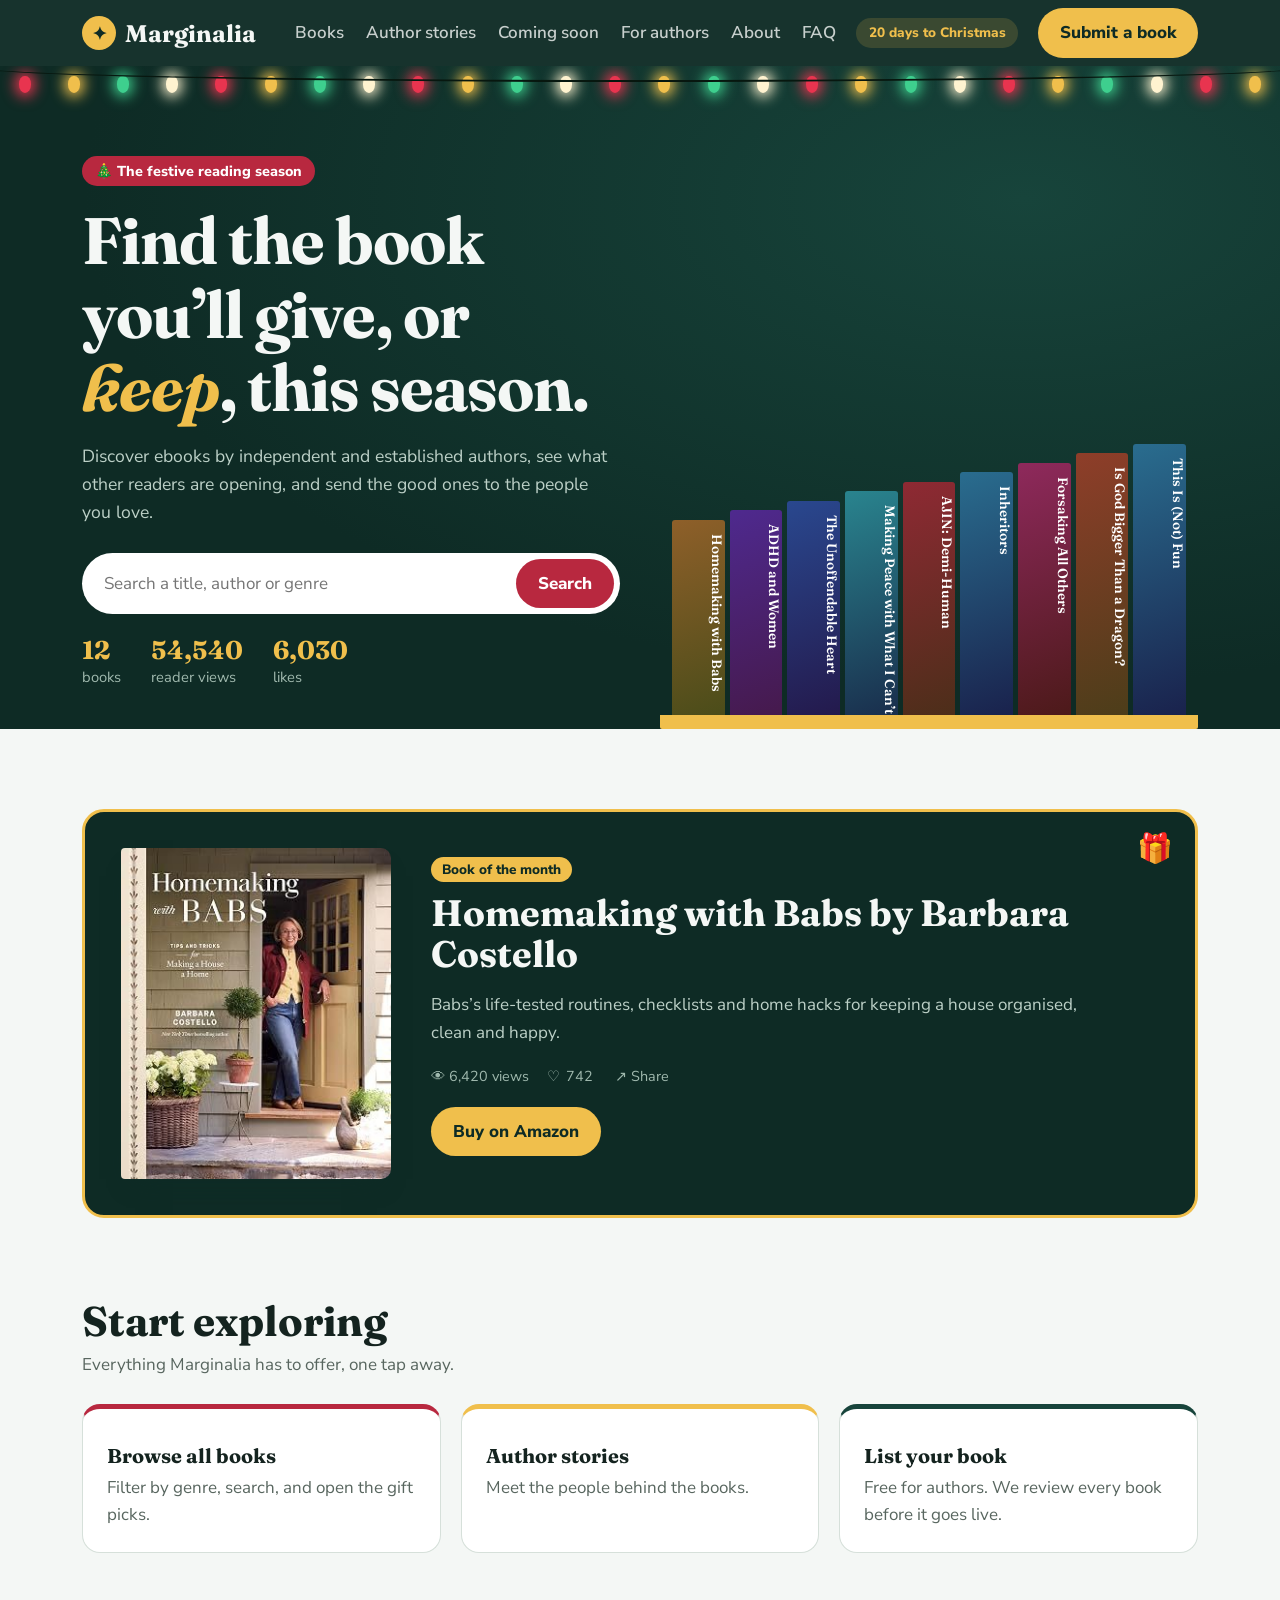
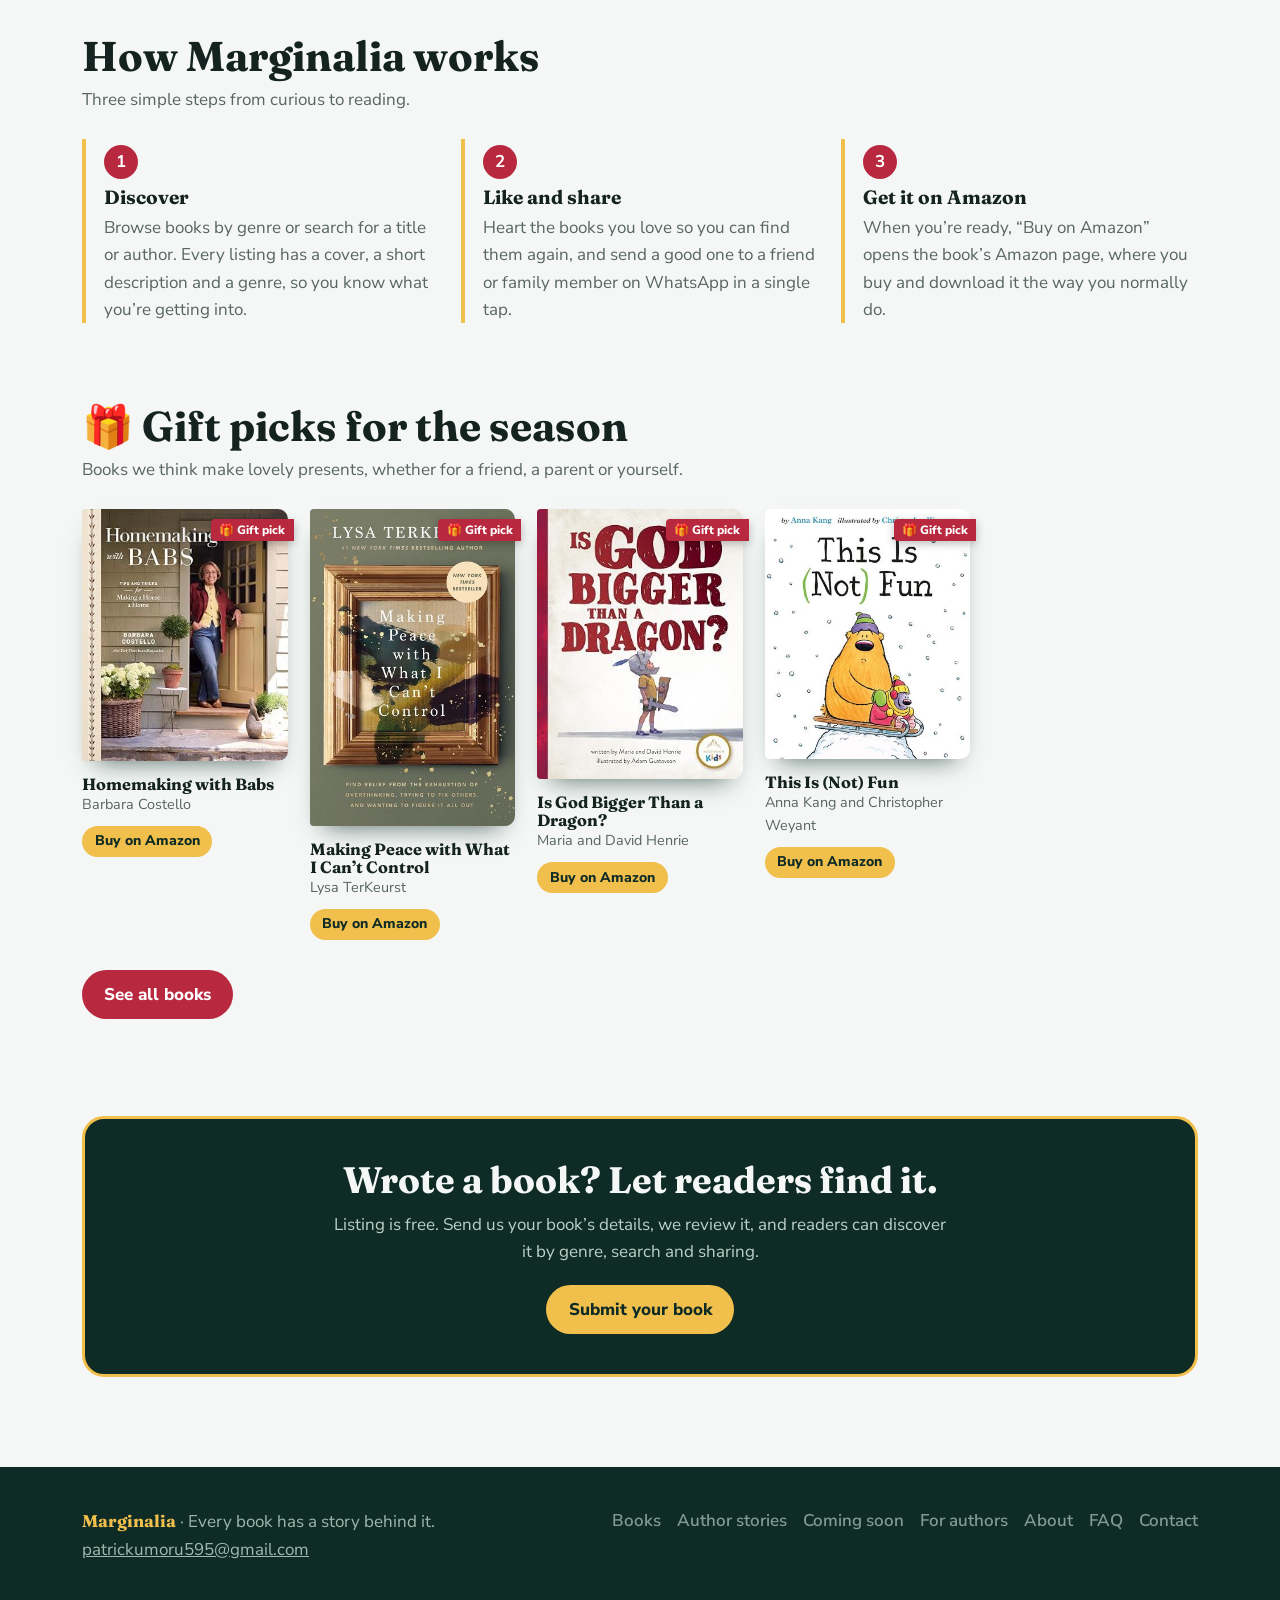
<file: index.html>
<!DOCTYPE html>
<html lang="en"><head><meta charset="utf-8"><meta name="viewport" content="width=device-width, initial-scale=1">
<title>Marginalia – books from authors worth discovering</title><meta name="description" content="Discover ebooks by independent and established authors, and find the perfect book to gift this festive season."><meta name="theme-color" content="#0e2b25">
<link rel="icon" href="data:image/svg+xml,%3Csvg xmlns='http://www.w3.org/2000/svg' viewBox='0 0 100 100'%3E%3Ctext y='.9em' font-size='90'%3E📖%3C/text%3E%3C/svg%3E">
<link rel="preconnect" href="https://fonts.googleapis.com">
<link href="https://fonts.googleapis.com/css2?family=Fraunces:ital,opsz,wght@0,9..144,500;0,9..144,700;1,9..144,500&family=Nunito+Sans:wght@400;600;800&display=swap" rel="stylesheet">
<link rel="stylesheet" href="style.css"></head><body>
<header><div class="wrap bar"><a class="logo" href="index.html"><i>✦</i>Marginalia</a>
<nav id="nav" aria-label="Main"><a href="books.html">Books</a><a href="stories.html">Author stories</a><a href="soon.html">Coming soon</a><a href="authors.html">For authors</a><a href="about.html">About</a><a href="faq.html">FAQ</a></nav><span class="days" id="days"></span>
<a class="btn gold" href="authors.html#submit">Submit a book</a>
<button class="menu" id="menu" aria-expanded="false" aria-controls="nav">Menu</button></div></header>
<main id="top">
<div class="hero"><div class="lights" id="lights" aria-hidden="true"></div>
<div class="wrap">
<div>
<span class="kick">🎄 The festive reading season</span>
<h1>Find the book you’ll give, or <em>keep</em>, this season.</h1>
<p class="lead">Discover ebooks by independent and established authors, see what other readers are opening, and send the good ones to the people you love.</p>
<form class="search" role="search" id="hs">
<input id="q0" type="search" placeholder="Search a title, author or genre" aria-label="Search books">
<button class="btn" type="submit">Search</button>
</form>
<div class="stats"><div><b id="sb"></b>books</div><div><b id="sv"></b>reader views</div><div><b id="sl"></b>likes</div></div>
</div>
<div class="shelf" id="shelf" aria-label="Shelf of featured books"></div>
</div></div>

<div class="wrap ">
<section id="featured"><div class="feat" id="feat"></div></section><section><div class="head"><h2>Start exploring</h2><p>Everything Marginalia has to offer, one tap away.</p></div><div class="soon">
<a class="card" href="books.html"><h3>Browse all books</h3><p>Filter by genre, search, and open the gift picks.</p></a>
<a class="card" href="stories.html"><h3>Author stories</h3><p>Meet the people behind the books.</p></a>
<a class="card" href="authors.html"><h3>List your book</h3><p>Free for authors. We review every book before it goes live.</p></a></div></section>
<section><div class="head"><h2>How Marginalia works</h2><p>Three simple steps from curious to reading.</p></div><div class="why">
<div><b class="n">1</b><h3>Discover</h3><p>Browse books by genre or search for a title or author. Every listing has a cover, a short description and a genre, so you know what you’re getting into.</p></div>
<div><b class="n">2</b><h3>Like and share</h3><p>Heart the books you love so you can find them again, and send a good one to a friend or family member on WhatsApp in a single tap.</p></div>
<div><b class="n">3</b><h3>Get it on Amazon</h3><p>When you’re ready, “Buy on Amazon” opens the book’s Amazon page, where you buy and download it the way you normally do.</p></div></div></section>
<section><div class="head"><h2>🎁 Gift picks for the season</h2><p>Books we think make lovely presents, whether for a friend, a parent or yourself.</p></div><div class="grid" id="gifts"></div>
<p style="margin-top:30px"><a class="btn" href="books.html">See all books</a></p></section>
<section><div class="band"><h2>Wrote a book? Let readers find it.</h2><p>Listing is free. Send us your book’s details, we review it, and readers can discover it by genre, search and sharing.</p><a class="btn gold" href="authors.html#submit">Submit your book</a></div></section>
</div></main>
<footer><div class="wrap"><span><b>Marginalia</b> · Every book has a story behind it.<br><a href="mailto:patrickumoru595@gmail.com">patrickumoru595@gmail.com</a></span><nav class="links" aria-label="Footer"><a href="books.html">Books</a><a href="stories.html">Author stories</a><a href="soon.html">Coming soon</a><a href="authors.html">For authors</a><a href="about.html">About</a><a href="faq.html">FAQ</a><a href="contact.html">Contact</a></nav></div></footer>
<script src="data.js"></script><script src="app.js"></script></body></html>
</file>
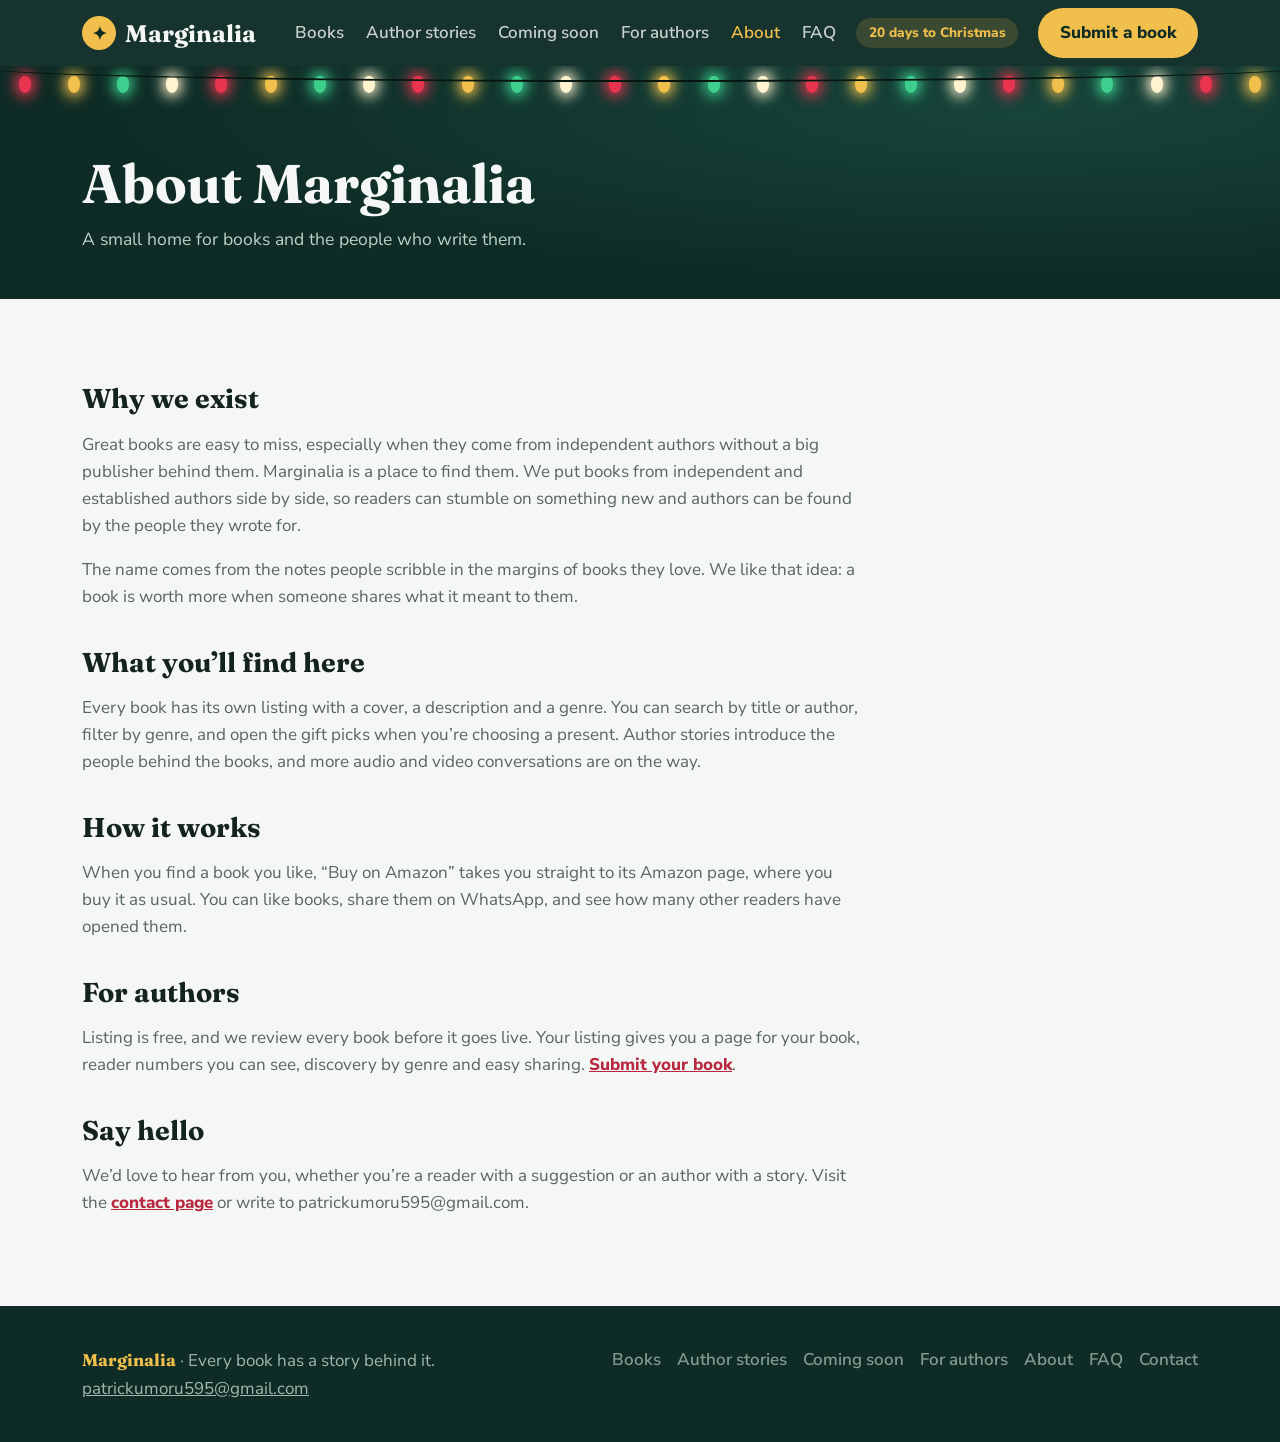
<file: about.html>
<!DOCTYPE html>
<html lang="en"><head><meta charset="utf-8"><meta name="viewport" content="width=device-width, initial-scale=1">
<title>About – Marginalia</title><meta name="description" content="Why Marginalia exists and who it is for."><meta name="theme-color" content="#0e2b25">
<link rel="icon" href="data:image/svg+xml,%3Csvg xmlns='http://www.w3.org/2000/svg' viewBox='0 0 100 100'%3E%3Ctext y='.9em' font-size='90'%3E📖%3C/text%3E%3C/svg%3E">
<link rel="preconnect" href="https://fonts.googleapis.com">
<link href="https://fonts.googleapis.com/css2?family=Fraunces:ital,opsz,wght@0,9..144,500;0,9..144,700;1,9..144,500&family=Nunito+Sans:wght@400;600;800&display=swap" rel="stylesheet">
<link rel="stylesheet" href="style.css"></head><body>
<header><div class="wrap bar"><a class="logo" href="index.html"><i>✦</i>Marginalia</a>
<nav id="nav" aria-label="Main"><a href="books.html">Books</a><a href="stories.html">Author stories</a><a href="soon.html">Coming soon</a><a href="authors.html">For authors</a><a href="about.html" aria-current="page">About</a><a href="faq.html">FAQ</a></nav><span class="days" id="days"></span>
<a class="btn gold" href="authors.html#submit">Submit a book</a>
<button class="menu" id="menu" aria-expanded="false" aria-controls="nav">Menu</button></div></header>
<main id="top">
<div class="ph"><div class="lights" id="lights" aria-hidden="true"></div><div class="wrap"><h1>About Marginalia</h1><p>A small home for books and the people who write them.</p></div></div>
<div class="wrap pg">
<section class="prose"><h2>Why we exist</h2><p>Great books are easy to miss, especially when they come from independent authors without a big publisher behind them. Marginalia is a place to find them. We put books from independent and established authors side by side, so readers can stumble on something new and authors can be found by the people they wrote for.</p>
<p>The name comes from the notes people scribble in the margins of books they love. We like that idea: a book is worth more when someone shares what it meant to them.</p>
<h2>What you’ll find here</h2><p>Every book has its own listing with a cover, a description and a genre. You can search by title or author, filter by genre, and open the gift picks when you’re choosing a present. Author stories introduce the people behind the books, and more audio and video conversations are on the way.</p>
<h2>How it works</h2><p>When you find a book you like, “Buy on Amazon” takes you straight to its Amazon page, where you buy it as usual. You can like books, share them on WhatsApp, and see how many other readers have opened them.</p>
<h2>For authors</h2><p>Listing is free, and we review every book before it goes live. Your listing gives you a page for your book, reader numbers you can see, discovery by genre and easy sharing. <a href="authors.html#submit" style="color:var(--red);font-weight:800">Submit your book</a>.</p>
<h2>Say hello</h2><p>We’d love to hear from you, whether you’re a reader with a suggestion or an author with a story. Visit the <a href="contact.html" style="color:var(--red);font-weight:800">contact page</a> or write to patrickumoru595@gmail.com.</p></section>
</div></main>
<footer><div class="wrap"><span><b>Marginalia</b> · Every book has a story behind it.<br><a href="mailto:patrickumoru595@gmail.com">patrickumoru595@gmail.com</a></span><nav class="links" aria-label="Footer"><a href="books.html">Books</a><a href="stories.html">Author stories</a><a href="soon.html">Coming soon</a><a href="authors.html">For authors</a><a href="about.html">About</a><a href="faq.html">FAQ</a><a href="contact.html">Contact</a></nav></div></footer>
<script src="data.js"></script><script src="app.js"></script></body></html>
</file>
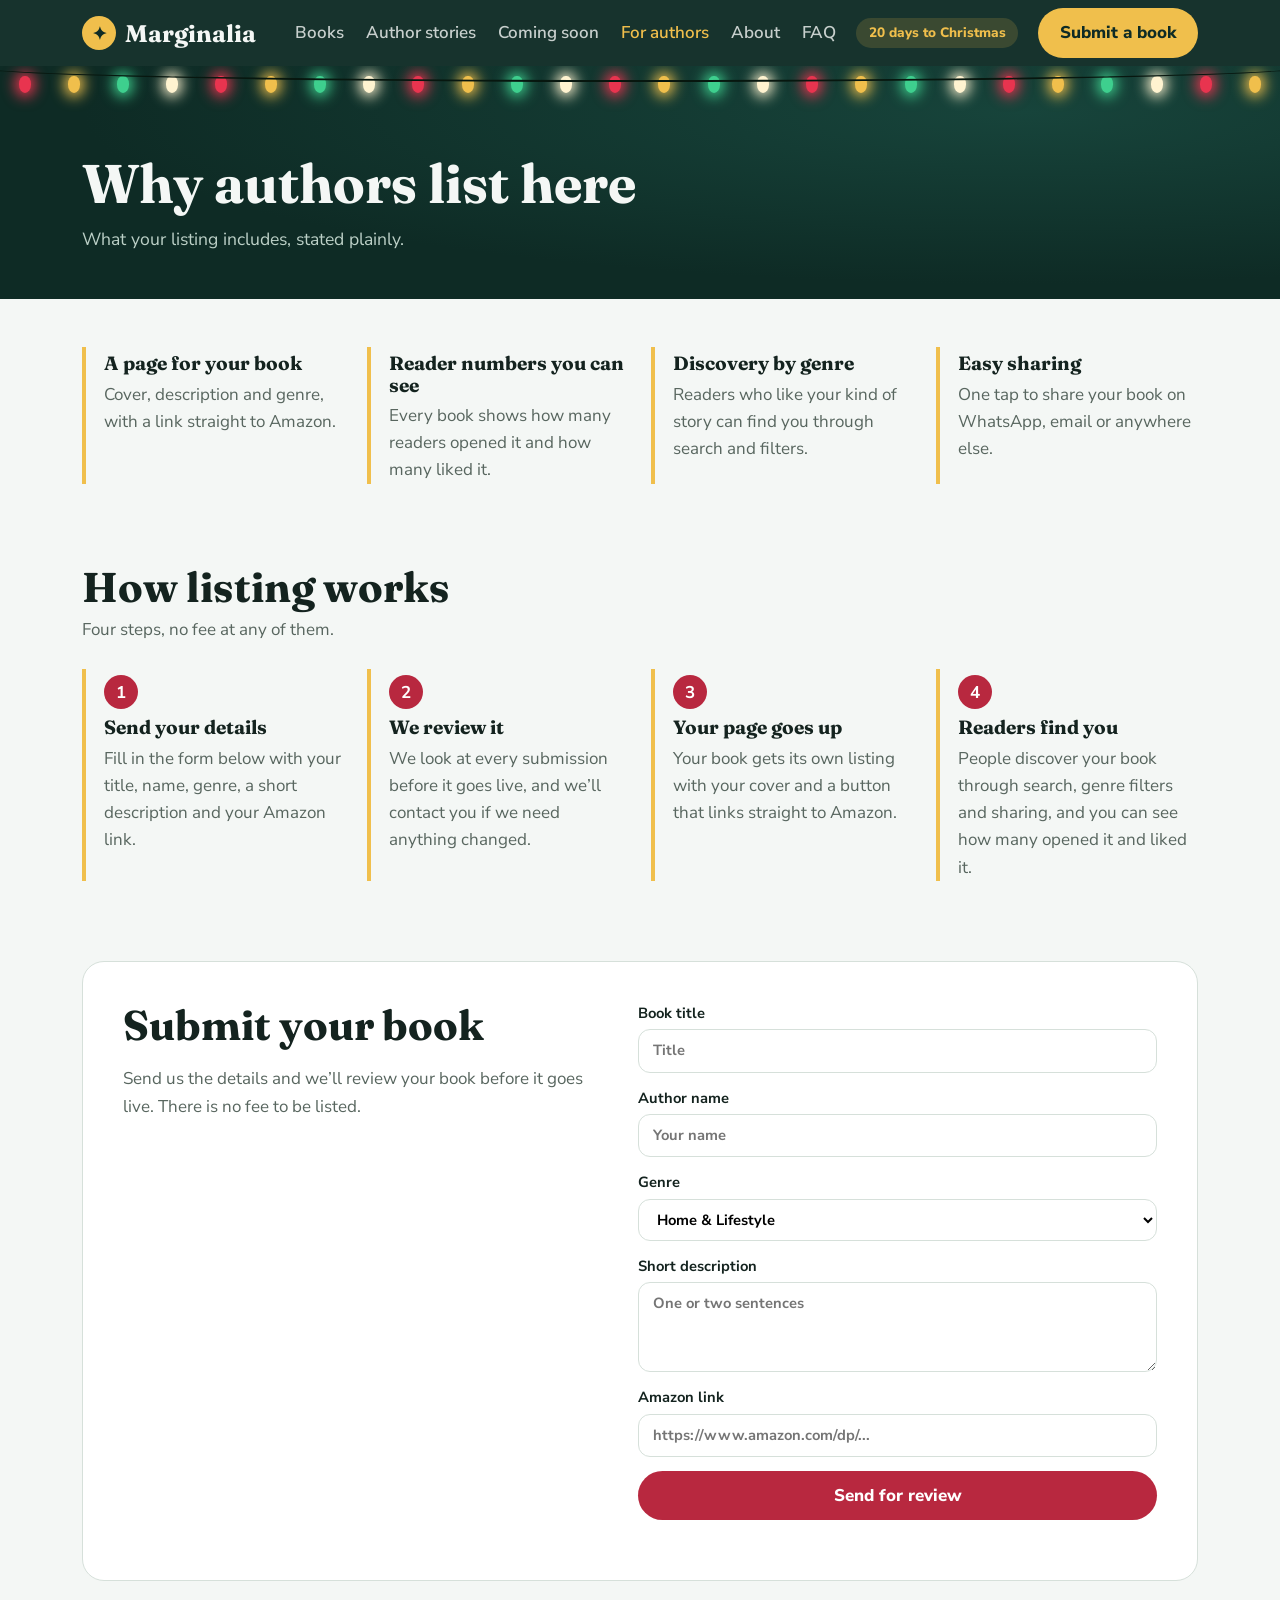
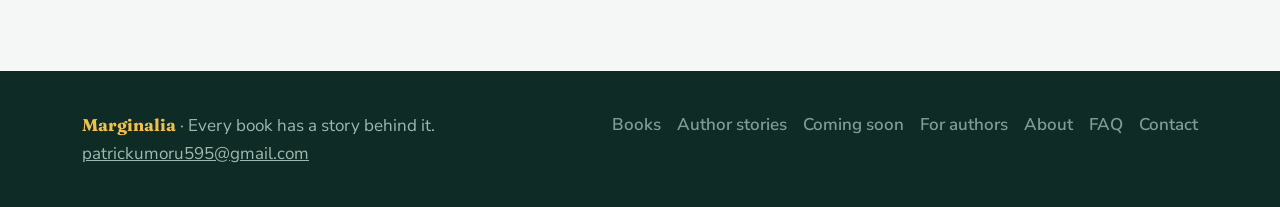
<file: authors.html>
<!DOCTYPE html>
<html lang="en"><head><meta charset="utf-8"><meta name="viewport" content="width=device-width, initial-scale=1">
<title>For authors – Marginalia</title><meta name="description" content="List your book on Marginalia for free and reach new readers."><meta name="theme-color" content="#0e2b25">
<link rel="icon" href="data:image/svg+xml,%3Csvg xmlns='http://www.w3.org/2000/svg' viewBox='0 0 100 100'%3E%3Ctext y='.9em' font-size='90'%3E📖%3C/text%3E%3C/svg%3E">
<link rel="preconnect" href="https://fonts.googleapis.com">
<link href="https://fonts.googleapis.com/css2?family=Fraunces:ital,opsz,wght@0,9..144,500;0,9..144,700;1,9..144,500&family=Nunito+Sans:wght@400;600;800&display=swap" rel="stylesheet">
<link rel="stylesheet" href="style.css"></head><body>
<header><div class="wrap bar"><a class="logo" href="index.html"><i>✦</i>Marginalia</a>
<nav id="nav" aria-label="Main"><a href="books.html">Books</a><a href="stories.html">Author stories</a><a href="soon.html">Coming soon</a><a href="authors.html" aria-current="page">For authors</a><a href="about.html">About</a><a href="faq.html">FAQ</a></nav><span class="days" id="days"></span>
<a class="btn gold" href="authors.html#submit">Submit a book</a>
<button class="menu" id="menu" aria-expanded="false" aria-controls="nav">Menu</button></div></header>
<main id="top">
<div class="ph"><div class="lights" id="lights" aria-hidden="true"></div><div class="wrap"><h1>Why authors list here</h1><p>What your listing includes, stated plainly.</p></div></div>
<div class="wrap pg">
<section id="authors">

<div class="why">
<div><h3>A page for your book</h3><p>Cover, description and genre, with a link straight to Amazon.</p></div>
<div><h3>Reader numbers you can see</h3><p>Every book shows how many readers opened it and how many liked it.</p></div>
<div><h3>Discovery by genre</h3><p>Readers who like your kind of story can find you through search and filters.</p></div>
<div><h3>Easy sharing</h3><p>One tap to share your book on WhatsApp, email or anywhere else.</p></div>
</div>
</section><section><div class="head"><h2>How listing works</h2><p>Four steps, no fee at any of them.</p></div><div class="why">
<div><b class="n">1</b><h3>Send your details</h3><p>Fill in the form below with your title, name, genre, a short description and your Amazon link.</p></div>
<div><b class="n">2</b><h3>We review it</h3><p>We look at every submission before it goes live, and we’ll contact you if we need anything changed.</p></div>
<div><b class="n">3</b><h3>Your page goes up</h3><p>Your book gets its own listing with your cover and a button that links straight to Amazon.</p></div>
<div><b class="n">4</b><h3>Readers find you</h3><p>People discover your book through search, genre filters and sharing, and you can see how many opened it and liked it.</p></div></div></section>
<section id="submit"><div class="sub">
<div><h2 style="font-size:clamp(1.8rem,3.6vw,2.6rem)">Submit your book</h2>
<p>Send us the details and we’ll review your book before it goes live. There is no fee to be listed.</p></div>
<form class="f" id="up">
<label>Book title<input required id="t" placeholder="Title"></label>
<label>Author name<input required id="au" placeholder="Your name"></label>
<label>Genre<select id="gsel"></select></label>
<label>Short description<textarea rows="3" id="de" placeholder="One or two sentences"></textarea></label>
<label>Amazon link<input type="url" required id="li" placeholder="https://www.amazon.com/dp/..."></label>
<button class="btn" type="submit">Send for review</button>
<p class="ok" id="ok" role="status"></p>
</form></div></section>
</div></main>
<footer><div class="wrap"><span><b>Marginalia</b> · Every book has a story behind it.<br><a href="mailto:patrickumoru595@gmail.com">patrickumoru595@gmail.com</a></span><nav class="links" aria-label="Footer"><a href="books.html">Books</a><a href="stories.html">Author stories</a><a href="soon.html">Coming soon</a><a href="authors.html">For authors</a><a href="about.html">About</a><a href="faq.html">FAQ</a><a href="contact.html">Contact</a></nav></div></footer>
<script src="data.js"></script><script src="app.js"></script></body></html>
</file>
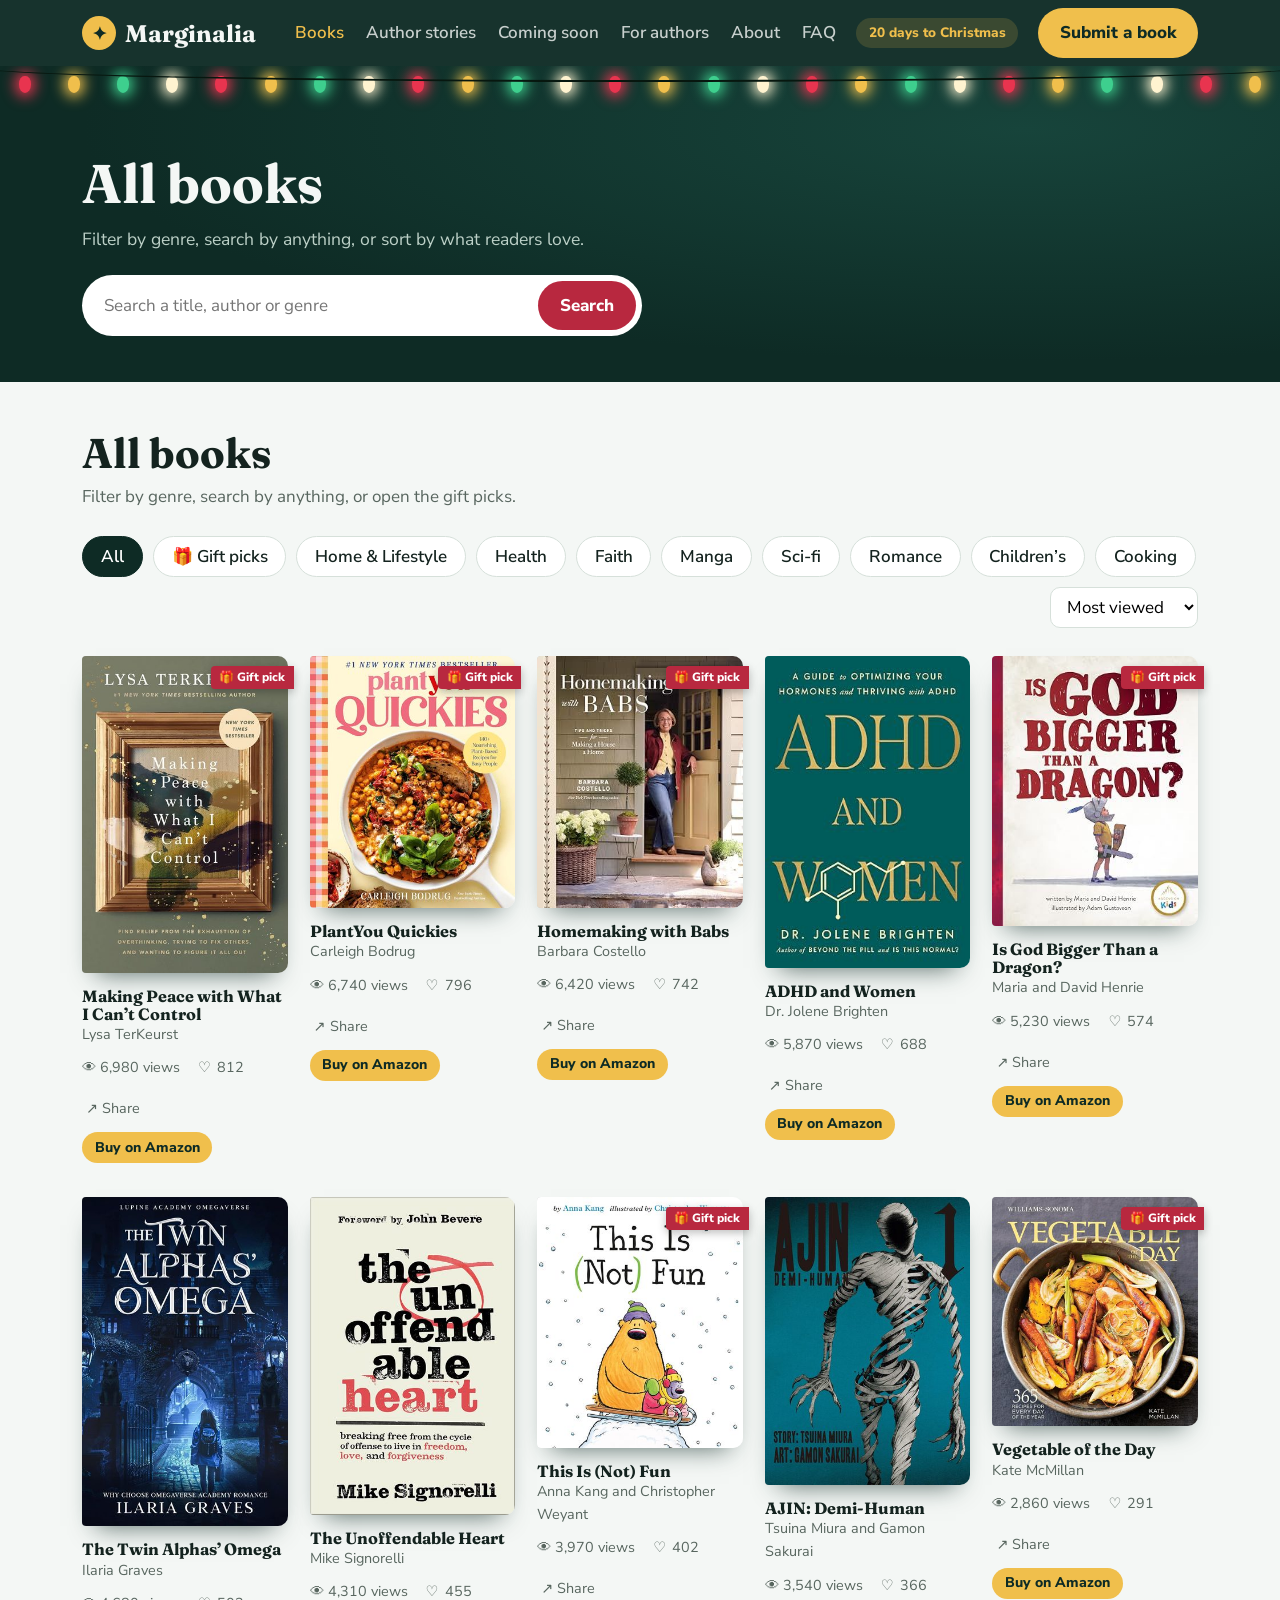
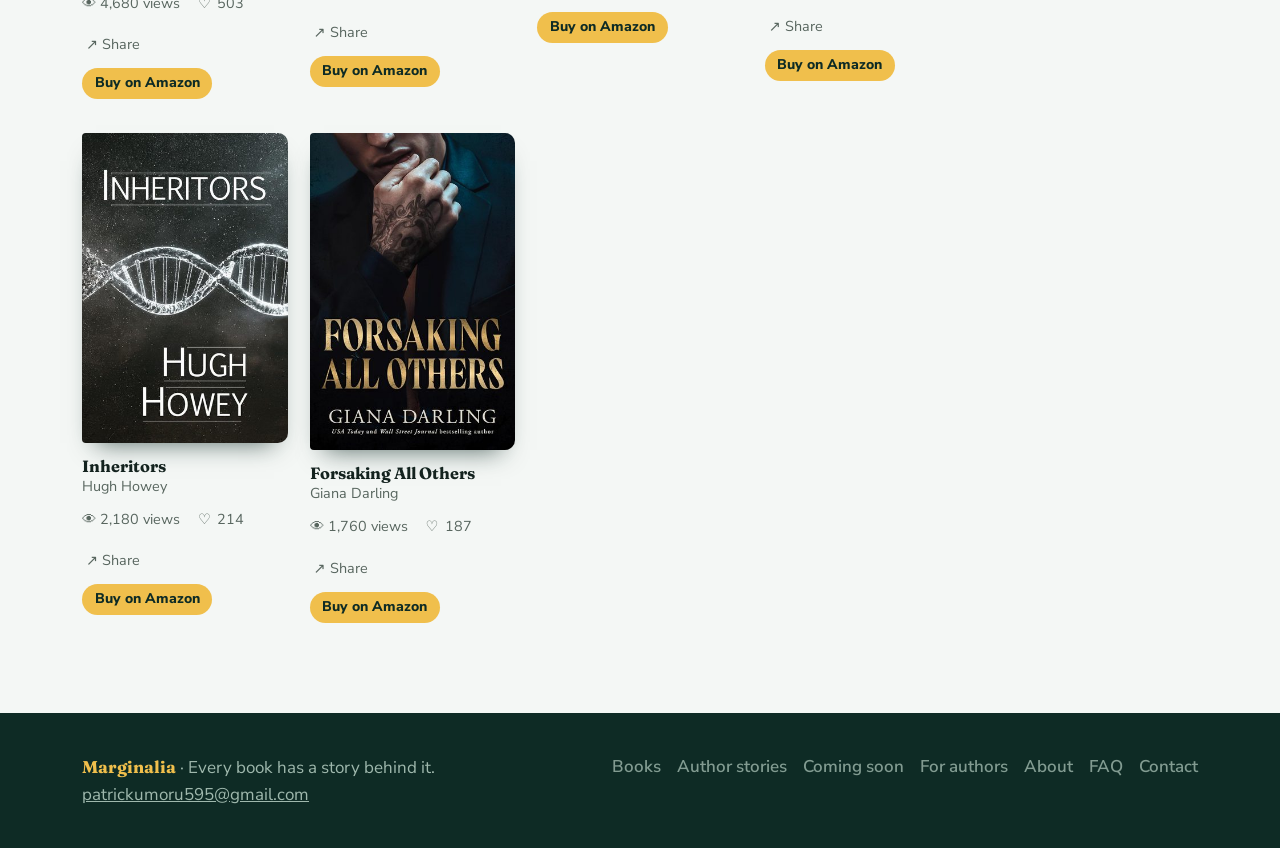
<file: books.html>
<!DOCTYPE html>
<html lang="en"><head><meta charset="utf-8"><meta name="viewport" content="width=device-width, initial-scale=1">
<title>All books – Marginalia</title><meta name="description" content="Browse ebooks by genre, search by title or author, and find your next read."><meta name="theme-color" content="#0e2b25">
<link rel="icon" href="data:image/svg+xml,%3Csvg xmlns='http://www.w3.org/2000/svg' viewBox='0 0 100 100'%3E%3Ctext y='.9em' font-size='90'%3E📖%3C/text%3E%3C/svg%3E">
<link rel="preconnect" href="https://fonts.googleapis.com">
<link href="https://fonts.googleapis.com/css2?family=Fraunces:ital,opsz,wght@0,9..144,500;0,9..144,700;1,9..144,500&family=Nunito+Sans:wght@400;600;800&display=swap" rel="stylesheet">
<link rel="stylesheet" href="style.css"></head><body>
<header><div class="wrap bar"><a class="logo" href="index.html"><i>✦</i>Marginalia</a>
<nav id="nav" aria-label="Main"><a href="books.html" aria-current="page">Books</a><a href="stories.html">Author stories</a><a href="soon.html">Coming soon</a><a href="authors.html">For authors</a><a href="about.html">About</a><a href="faq.html">FAQ</a></nav><span class="days" id="days"></span>
<a class="btn gold" href="authors.html#submit">Submit a book</a>
<button class="menu" id="menu" aria-expanded="false" aria-controls="nav">Menu</button></div></header>
<main id="top">
<div class="ph"><div class="lights" id="lights" aria-hidden="true"></div><div class="wrap"><h1>All books</h1><p>Filter by genre, search by anything, or sort by what readers love.</p><form class="search" role="search" id="hs"><input id="q0" type="search" placeholder="Search a title, author or genre" aria-label="Search books"><button class="btn" type="submit">Search</button></form></div></div>
<div class="wrap pg">
<section id="library">
<div class="head"><h2>All books</h2><p>Filter by genre, search by anything, or open the gift picks.</p></div>
<div class="tools" id="chips"></div>
<div class="grid" id="books" aria-live="polite"></div>
</section>
</div></main>
<footer><div class="wrap"><span><b>Marginalia</b> · Every book has a story behind it.<br><a href="mailto:patrickumoru595@gmail.com">patrickumoru595@gmail.com</a></span><nav class="links" aria-label="Footer"><a href="books.html">Books</a><a href="stories.html">Author stories</a><a href="soon.html">Coming soon</a><a href="authors.html">For authors</a><a href="about.html">About</a><a href="faq.html">FAQ</a><a href="contact.html">Contact</a></nav></div></footer>
<script src="data.js"></script><script src="app.js"></script></body></html>
</file>
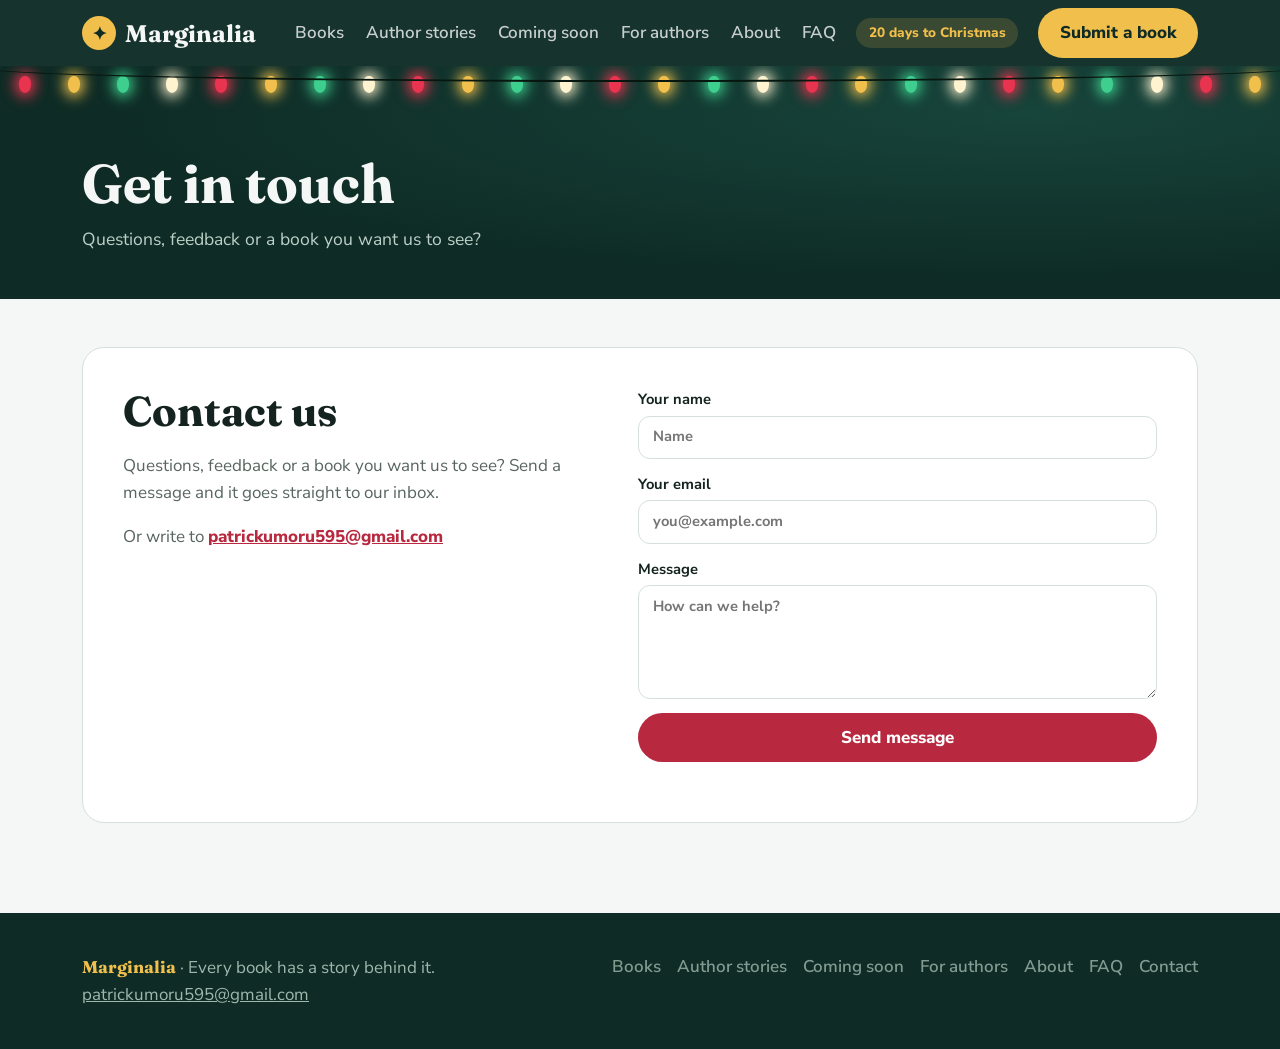
<file: contact.html>
<!DOCTYPE html>
<html lang="en"><head><meta charset="utf-8"><meta name="viewport" content="width=device-width, initial-scale=1">
<title>Contact – Marginalia</title><meta name="description" content="Send us a message."><meta name="theme-color" content="#0e2b25">
<link rel="icon" href="data:image/svg+xml,%3Csvg xmlns='http://www.w3.org/2000/svg' viewBox='0 0 100 100'%3E%3Ctext y='.9em' font-size='90'%3E📖%3C/text%3E%3C/svg%3E">
<link rel="preconnect" href="https://fonts.googleapis.com">
<link href="https://fonts.googleapis.com/css2?family=Fraunces:ital,opsz,wght@0,9..144,500;0,9..144,700;1,9..144,500&family=Nunito+Sans:wght@400;600;800&display=swap" rel="stylesheet">
<link rel="stylesheet" href="style.css"></head><body>
<header><div class="wrap bar"><a class="logo" href="index.html"><i>✦</i>Marginalia</a>
<nav id="nav" aria-label="Main"><a href="books.html">Books</a><a href="stories.html">Author stories</a><a href="soon.html">Coming soon</a><a href="authors.html">For authors</a><a href="about.html">About</a><a href="faq.html">FAQ</a></nav><span class="days" id="days"></span>
<a class="btn gold" href="authors.html#submit">Submit a book</a>
<button class="menu" id="menu" aria-expanded="false" aria-controls="nav">Menu</button></div></header>
<main id="top">
<div class="ph"><div class="lights" id="lights" aria-hidden="true"></div><div class="wrap"><h1>Get in touch</h1><p>Questions, feedback or a book you want us to see?</p></div></div>
<div class="wrap pg">
<section id="contact"><div class="sub">
<div><h2 style="font-size:clamp(1.8rem,3.6vw,2.6rem)">Contact us</h2>
<p>Questions, feedback or a book you want us to see? Send a message and it goes straight to our inbox.</p>
<p>Or write to <a href="mailto:patrickumoru595@gmail.com" style="font-weight:800;color:var(--red)">patrickumoru595@gmail.com</a></p></div>
<form class="f" id="cf">
<label>Your name<input required id="cn" placeholder="Name"></label>
<label>Your email<input type="email" required id="ce" placeholder="you@example.com"></label>
<label>Message<textarea rows="4" required id="cm" placeholder="How can we help?"></textarea></label>
<button class="btn" type="submit">Send message</button>
<p class="ok" id="cok" role="status"></p>
</form></div></section>
</div></main>
<footer><div class="wrap"><span><b>Marginalia</b> · Every book has a story behind it.<br><a href="mailto:patrickumoru595@gmail.com">patrickumoru595@gmail.com</a></span><nav class="links" aria-label="Footer"><a href="books.html">Books</a><a href="stories.html">Author stories</a><a href="soon.html">Coming soon</a><a href="authors.html">For authors</a><a href="about.html">About</a><a href="faq.html">FAQ</a><a href="contact.html">Contact</a></nav></div></footer>
<script src="data.js"></script><script src="app.js"></script></body></html>
</file>
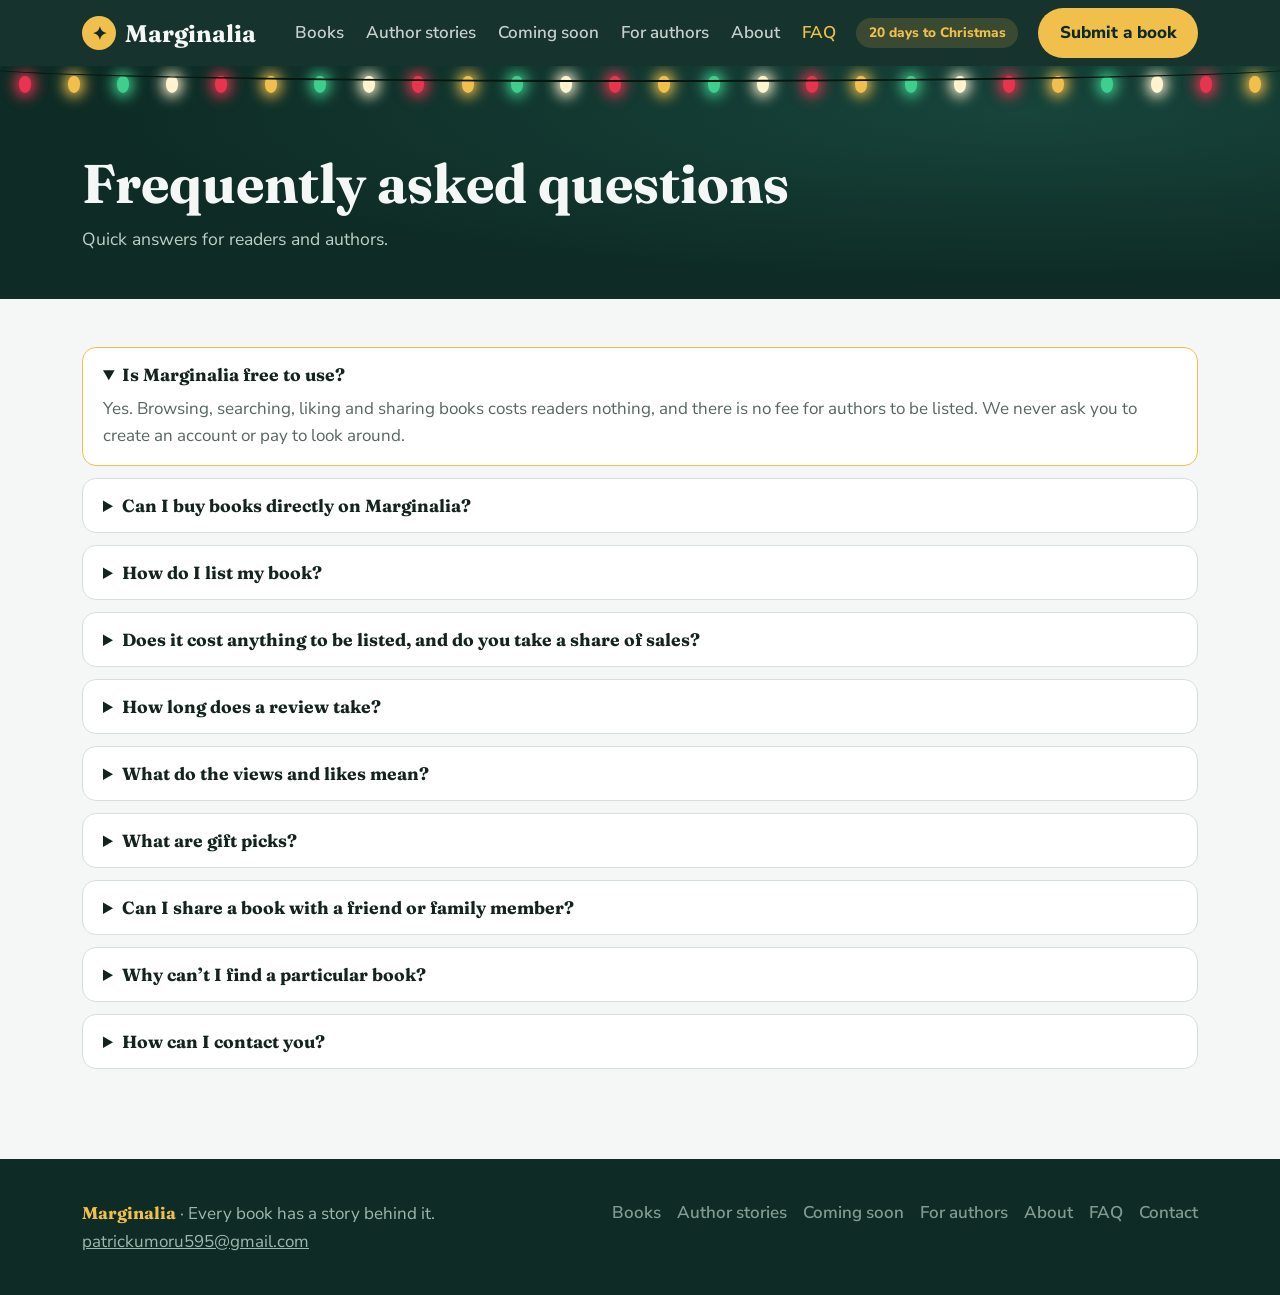
<file: faq.html>
<!DOCTYPE html>
<html lang="en"><head><meta charset="utf-8"><meta name="viewport" content="width=device-width, initial-scale=1">
<title>FAQ – Marginalia</title><meta name="description" content="Answers to common questions about Marginalia."><meta name="theme-color" content="#0e2b25">
<link rel="icon" href="data:image/svg+xml,%3Csvg xmlns='http://www.w3.org/2000/svg' viewBox='0 0 100 100'%3E%3Ctext y='.9em' font-size='90'%3E📖%3C/text%3E%3C/svg%3E">
<link rel="preconnect" href="https://fonts.googleapis.com">
<link href="https://fonts.googleapis.com/css2?family=Fraunces:ital,opsz,wght@0,9..144,500;0,9..144,700;1,9..144,500&family=Nunito+Sans:wght@400;600;800&display=swap" rel="stylesheet">
<link rel="stylesheet" href="style.css"></head><body>
<header><div class="wrap bar"><a class="logo" href="index.html"><i>✦</i>Marginalia</a>
<nav id="nav" aria-label="Main"><a href="books.html">Books</a><a href="stories.html">Author stories</a><a href="soon.html">Coming soon</a><a href="authors.html">For authors</a><a href="about.html">About</a><a href="faq.html" aria-current="page">FAQ</a></nav><span class="days" id="days"></span>
<a class="btn gold" href="authors.html#submit">Submit a book</a>
<button class="menu" id="menu" aria-expanded="false" aria-controls="nav">Menu</button></div></header>
<main id="top">
<div class="ph"><div class="lights" id="lights" aria-hidden="true"></div><div class="wrap"><h1>Frequently asked questions</h1><p>Quick answers for readers and authors.</p></div></div>
<div class="wrap pg">
<section class="faq"><details open><summary>Is Marginalia free to use?</summary><p>Yes. Browsing, searching, liking and sharing books costs readers nothing, and there is no fee for authors to be listed. We never ask you to create an account or pay to look around.</p></details><details><summary>Can I buy books directly on Marginalia?</summary><p>No. Marginalia is a place to discover books, not a shop. When you tap “Buy on Amazon”, the book’s Amazon page opens in a new tab and you complete the purchase there, with Amazon’s usual checkout, prices and delivery to your device or Kindle app.</p></details><details><summary>How do I list my book?</summary><p>Go to the <a href="authors.html#submit">For authors</a> page and fill in the form with your book’s title, your name, its genre, a short description and the link to your book on Amazon. Once you send it, we review the details before the book goes live, and we’ll email you if we need anything else.</p></details><details><summary>Does it cost anything to be listed, and do you take a share of sales?</summary><p>Listing is free, and we don’t take a cut. Readers buy from Amazon, so your sales, royalties and payments are handled entirely by Amazon and you keep your usual arrangement with them.</p></details><details><summary>How long does a review take?</summary><p>We review every submission by hand, so it isn’t instant. We check that the details are complete and the Amazon link works. If something needs fixing we’ll write to you, and once it’s approved your book goes live on the site.</p></details><details><summary>What do the views and likes mean?</summary><p>Views show how many times readers have opened a book from Marginalia. Likes show how many readers have hearted it. Your own likes are remembered on the device you use, so the heart stays filled when you come back.</p></details><details><summary>What are gift picks?</summary><p>They’re books we think make good presents, especially in the festive season. Tap “🎁 Gift picks” on the <a href="books.html">Books</a> page to see them together, or find a selection on the home page. Each one has a red ribbon so you can spot it easily.</p></details><details><summary>Can I share a book with a friend or family member?</summary><p>Yes. Under every book there’s a “Share” link that opens WhatsApp with the book’s title, author and Amazon link already written for you. You only need to pick who to send it to.</p></details><details><summary>Why can’t I find a particular book?</summary><p>Marginalia only lists books submitted by authors or chosen by us, so it isn’t a complete catalogue. If you can’t find a title, try searching by author or genre. If you’re the author, you can <a href="authors.html#submit">submit it</a> and we’ll take a look.</p></details><details><summary>How can I contact you?</summary><p>Use the <a href="contact.html">contact form</a> and your message goes straight to our inbox, or email patrickumoru595@gmail.com. We read every message, and we’re happy to hear questions, feedback and suggestions for books.</p></details></section>
</div></main>
<footer><div class="wrap"><span><b>Marginalia</b> · Every book has a story behind it.<br><a href="mailto:patrickumoru595@gmail.com">patrickumoru595@gmail.com</a></span><nav class="links" aria-label="Footer"><a href="books.html">Books</a><a href="stories.html">Author stories</a><a href="soon.html">Coming soon</a><a href="authors.html">For authors</a><a href="about.html">About</a><a href="faq.html">FAQ</a><a href="contact.html">Contact</a></nav></div></footer>
<script src="data.js"></script><script src="app.js"></script></body></html>
</file>
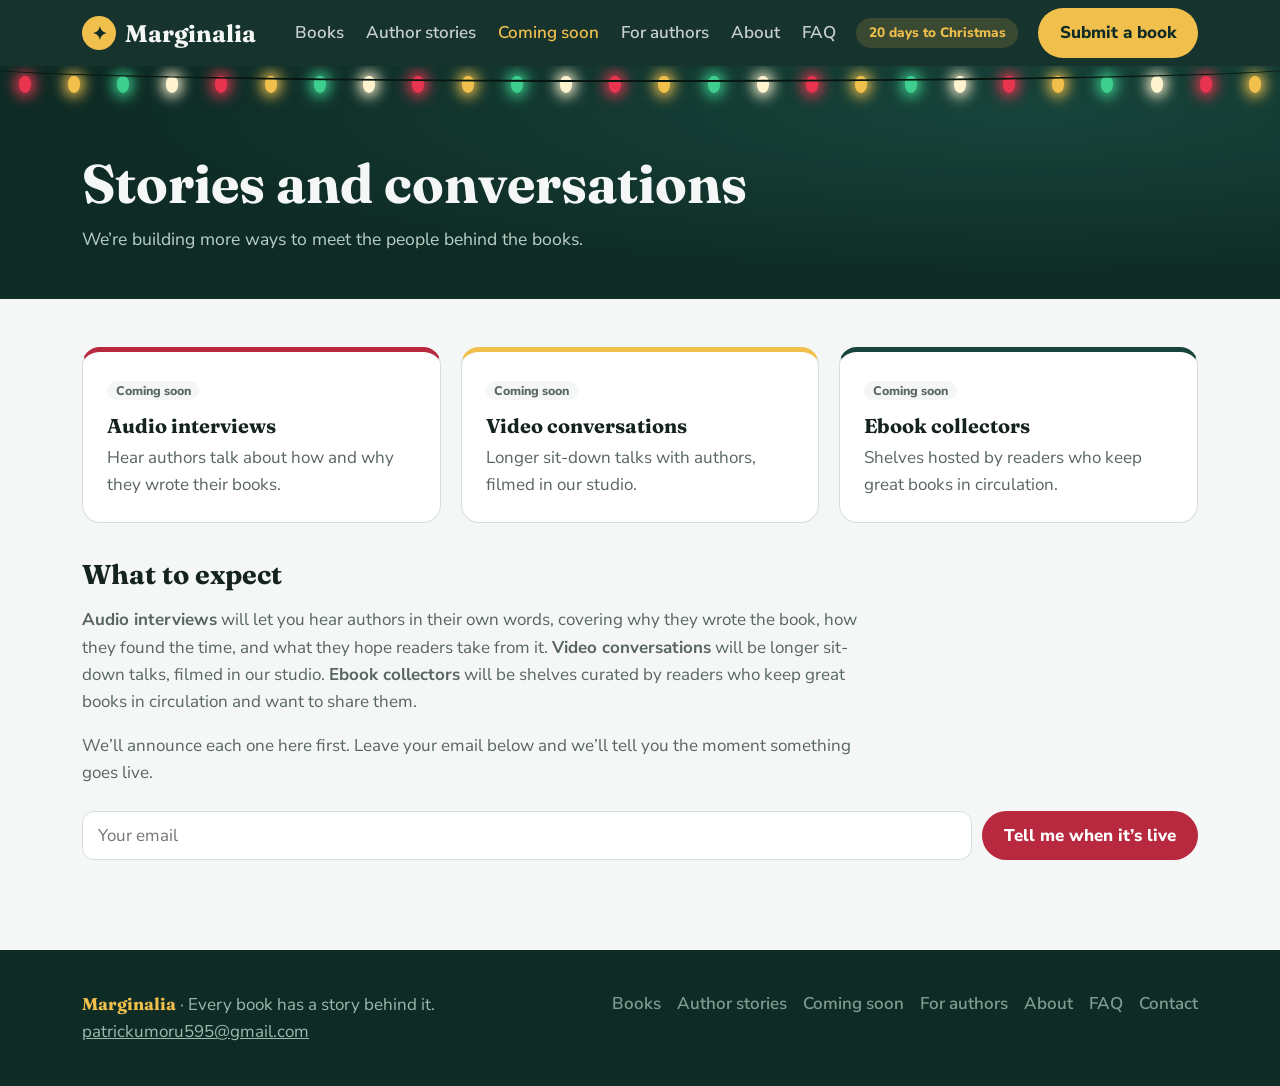
<file: soon.html>
<!DOCTYPE html>
<html lang="en"><head><meta charset="utf-8"><meta name="viewport" content="width=device-width, initial-scale=1">
<title>Coming soon – Marginalia</title><meta name="description" content="Audio interviews, video conversations and ebook collectors are on the way."><meta name="theme-color" content="#0e2b25">
<link rel="icon" href="data:image/svg+xml,%3Csvg xmlns='http://www.w3.org/2000/svg' viewBox='0 0 100 100'%3E%3Ctext y='.9em' font-size='90'%3E📖%3C/text%3E%3C/svg%3E">
<link rel="preconnect" href="https://fonts.googleapis.com">
<link href="https://fonts.googleapis.com/css2?family=Fraunces:ital,opsz,wght@0,9..144,500;0,9..144,700;1,9..144,500&family=Nunito+Sans:wght@400;600;800&display=swap" rel="stylesheet">
<link rel="stylesheet" href="style.css"></head><body>
<header><div class="wrap bar"><a class="logo" href="index.html"><i>✦</i>Marginalia</a>
<nav id="nav" aria-label="Main"><a href="books.html">Books</a><a href="stories.html">Author stories</a><a href="soon.html" aria-current="page">Coming soon</a><a href="authors.html">For authors</a><a href="about.html">About</a><a href="faq.html">FAQ</a></nav><span class="days" id="days"></span>
<a class="btn gold" href="authors.html#submit">Submit a book</a>
<button class="menu" id="menu" aria-expanded="false" aria-controls="nav">Menu</button></div></header>
<main id="top">
<div class="ph"><div class="lights" id="lights" aria-hidden="true"></div><div class="wrap"><h1>Stories and conversations</h1><p>We’re building more ways to meet the people behind the books.</p></div></div>
<div class="wrap pg">
<section id="soon">

<div class="soon">
<div class="card"><span class="badge">Coming soon</span><h3>Audio interviews</h3><p>Hear authors talk about how and why they wrote their books.</p></div>
<div class="card"><span class="badge">Coming soon</span><h3>Video conversations</h3><p>Longer sit-down talks with authors, filmed in our studio.</p></div>
<div class="card"><span class="badge">Coming soon</span><h3>Ebook collectors</h3><p>Shelves hosted by readers who keep great books in circulation.</p></div>
</div>
<div class="prose" style="margin:34px 0 0"><h2>What to expect</h2><p><b>Audio interviews</b> will let you hear authors in their own words, covering why they wrote the book, how they found the time, and what they hope readers take from it. <b>Video conversations</b> will be longer sit-down talks, filmed in our studio. <b>Ebook collectors</b> will be shelves curated by readers who keep great books in circulation and want to share them.</p><p>We’ll announce each one here first. Leave your email below and we’ll tell you the moment something goes live.</p></div>
<form class="notify" id="nf"><input type="email" id="nem" required placeholder="Your email" aria-label="Email for launch updates"><button class="btn" type="submit">Tell me when it’s live</button></form>
<p class="ok" id="nok" role="status"></p>
</section>
</div></main>
<footer><div class="wrap"><span><b>Marginalia</b> · Every book has a story behind it.<br><a href="mailto:patrickumoru595@gmail.com">patrickumoru595@gmail.com</a></span><nav class="links" aria-label="Footer"><a href="books.html">Books</a><a href="stories.html">Author stories</a><a href="soon.html">Coming soon</a><a href="authors.html">For authors</a><a href="about.html">About</a><a href="faq.html">FAQ</a><a href="contact.html">Contact</a></nav></div></footer>
<script src="data.js"></script><script src="app.js"></script></body></html>
</file>
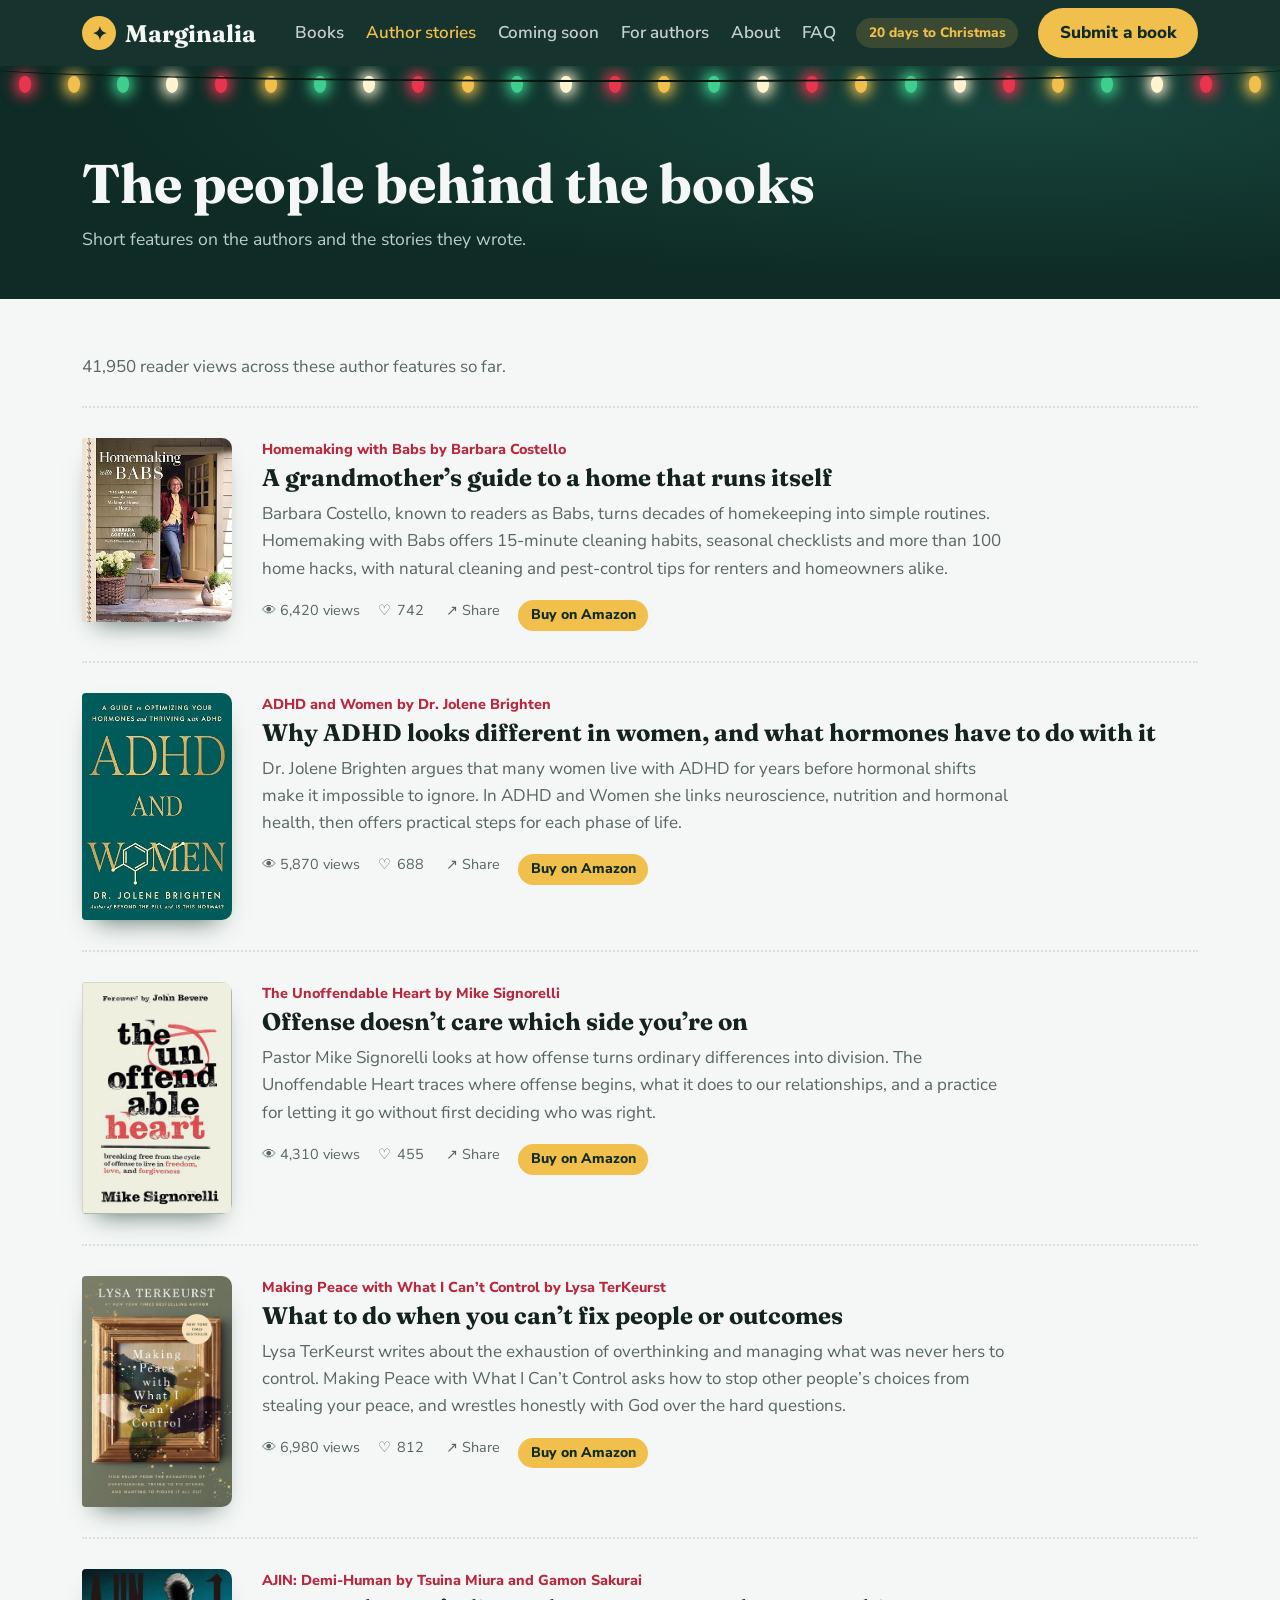
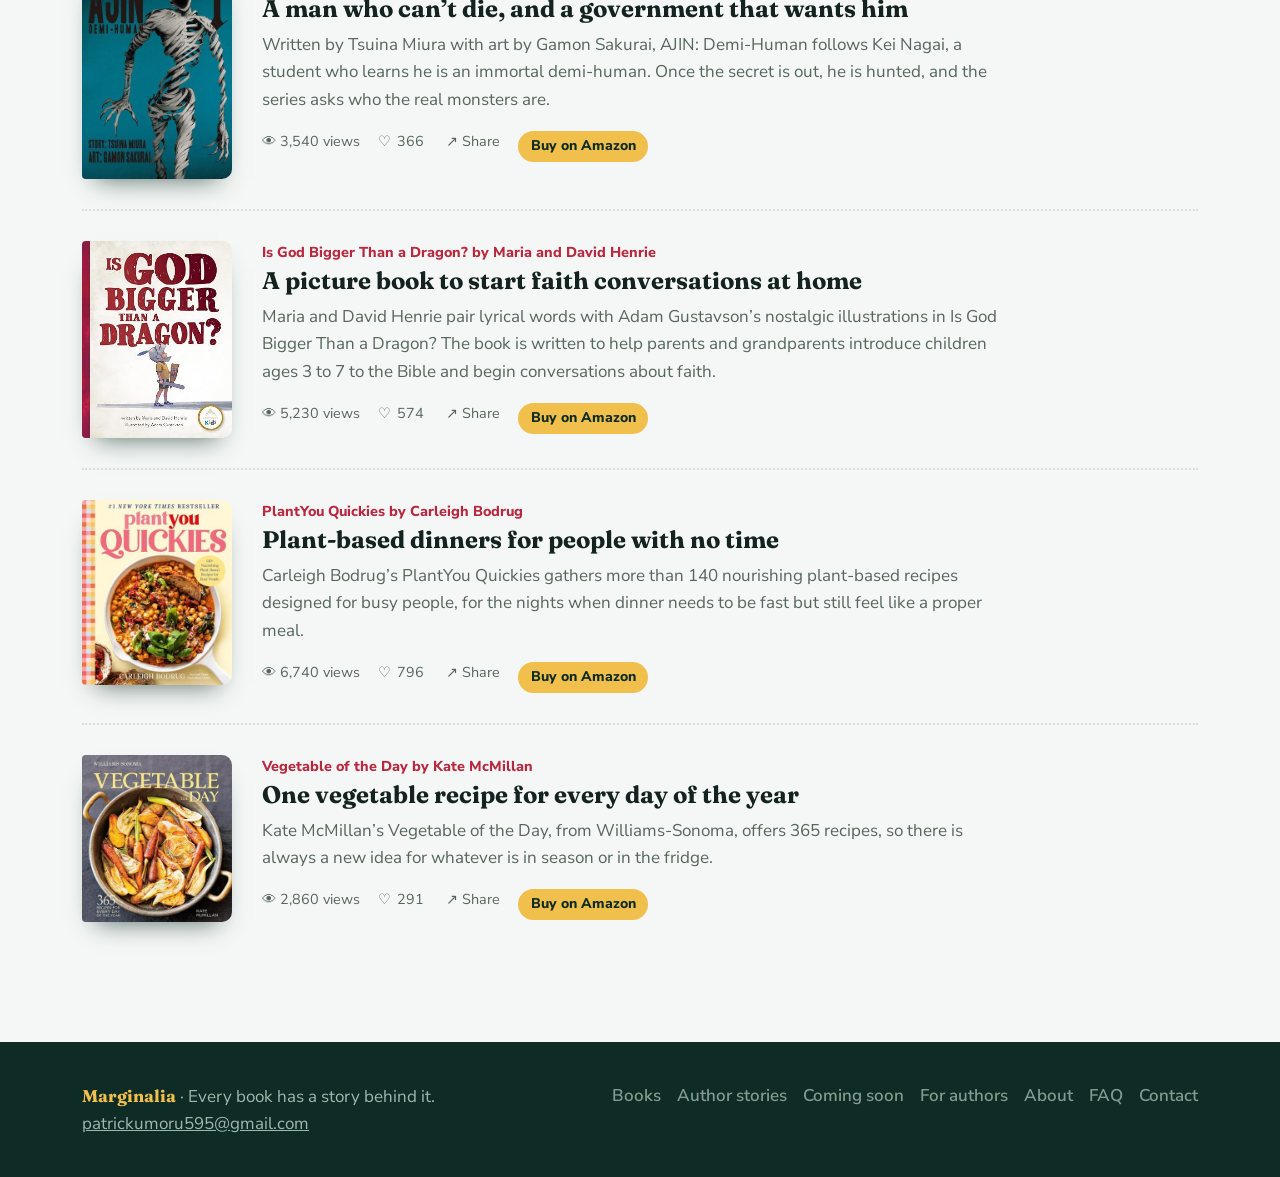
<file: stories.html>
<!DOCTYPE html>
<html lang="en"><head><meta charset="utf-8"><meta name="viewport" content="width=device-width, initial-scale=1">
<title>Author stories – Marginalia</title><meta name="description" content="Meet the people behind the books."><meta name="theme-color" content="#0e2b25">
<link rel="icon" href="data:image/svg+xml,%3Csvg xmlns='http://www.w3.org/2000/svg' viewBox='0 0 100 100'%3E%3Ctext y='.9em' font-size='90'%3E📖%3C/text%3E%3C/svg%3E">
<link rel="preconnect" href="https://fonts.googleapis.com">
<link href="https://fonts.googleapis.com/css2?family=Fraunces:ital,opsz,wght@0,9..144,500;0,9..144,700;1,9..144,500&family=Nunito+Sans:wght@400;600;800&display=swap" rel="stylesheet">
<link rel="stylesheet" href="style.css"></head><body>
<header><div class="wrap bar"><a class="logo" href="index.html"><i>✦</i>Marginalia</a>
<nav id="nav" aria-label="Main"><a href="books.html">Books</a><a href="stories.html" aria-current="page">Author stories</a><a href="soon.html">Coming soon</a><a href="authors.html">For authors</a><a href="about.html">About</a><a href="faq.html">FAQ</a></nav><span class="days" id="days"></span>
<a class="btn gold" href="authors.html#submit">Submit a book</a>
<button class="menu" id="menu" aria-expanded="false" aria-controls="nav">Menu</button></div></header>
<main id="top">
<div class="ph"><div class="lights" id="lights" aria-hidden="true"></div><div class="wrap"><h1>The people behind the books</h1><p>Short features on the authors and the stories they wrote.</p></div></div>
<div class="wrap pg">
<section id="features">
<div class="head"><p id="fs"></p></div>
<div id="fa"></div>
</section>
</div></main>
<footer><div class="wrap"><span><b>Marginalia</b> · Every book has a story behind it.<br><a href="mailto:patrickumoru595@gmail.com">patrickumoru595@gmail.com</a></span><nav class="links" aria-label="Footer"><a href="books.html">Books</a><a href="stories.html">Author stories</a><a href="soon.html">Coming soon</a><a href="authors.html">For authors</a><a href="about.html">About</a><a href="faq.html">FAQ</a><a href="contact.html">Contact</a></nav></div></footer>
<script src="data.js"></script><script src="app.js"></script></body></html>
</file>
<file: style.css>
:root{--pine:#0e2b25;--pine2:#17443b;--red:#b8283f;--gold:#f0bf4c;--snow:#f4f7f5;--ink:#14231f;--mut:#58665f;--line:#d6e0da;--card:#fff;color-scheme:light}
*,*::before,*::after{box-sizing:border-box}
html{scroll-behavior:smooth;scroll-padding-top:76px}
body{margin:0;background:var(--snow);color:var(--ink);font:17px/1.6 "Nunito Sans",system-ui,sans-serif}
h1,h2,h3{font-family:Fraunces,Georgia,serif;line-height:1.12;margin:0}
a{color:inherit}button{font:inherit;color:inherit;cursor:pointer}
:focus-visible{outline:3px solid var(--gold);outline-offset:2px}
.wrap{max-width:1160px;margin:0 auto;padding:0 22px}
header{position:sticky;top:0;z-index:20;background:rgba(14,43,37,.96);backdrop-filter:blur(8px);color:var(--snow)}
.bar{display:flex;align-items:center;gap:20px;height:66px}
.logo{font:700 1.5rem Fraunces,Georgia,serif;text-decoration:none;margin-right:auto;display:flex;align-items:center;gap:9px}
.logo i{font-style:normal;display:grid;place-items:center;width:34px;height:34px;border-radius:50%;background:var(--gold);color:var(--pine);font-size:1.1rem}
nav{display:flex;gap:22px}nav a{text-decoration:none;opacity:.8;font-weight:600}nav a:hover{opacity:1}
.btn{border:0;background:var(--red);color:#fff;padding:.65em 1.3em;border-radius:999px;font-weight:800;text-decoration:none;display:inline-block;transition:transform .15s,background .15s}
.btn:hover{transform:translateY(-2px);background:#cf3149}
.btn.gold{background:var(--gold);color:var(--pine)}.btn.gold:hover{background:#ffd062}
.days{font-size:.85rem;font-weight:800;background:rgba(240,191,76,.16);color:var(--gold);padding:.3em .9em;border-radius:999px}
@media(max-width:820px){nav{display:none}}@media(max-width:480px){.days{display:none}}
.lights{position:absolute;left:0;right:0;top:0;height:46px;display:flex;justify-content:space-around;pointer-events:none;overflow:hidden}
.lights::before{content:"";position:absolute;left:-2%;right:-2%;top:-14px;height:30px;border-bottom:2px solid #07170f;border-radius:50%}
.lights s{width:12px;height:17px;border-radius:50% 50% 55% 55%;margin-top:10px;background:var(--c);box-shadow:0 0 14px 4px var(--c);animation:tw 2.6s ease-in-out infinite;animation-delay:var(--d)}
@keyframes tw{50%{opacity:.35;box-shadow:0 0 4px 1px var(--c)}}
.hero{position:relative;background:radial-gradient(ellipse at 80% 20%,var(--pine2),var(--pine) 65%);color:var(--snow);overflow:hidden}
.hero .wrap{display:grid;grid-template-columns:1.1fr 1fr;gap:40px;align-items:end;padding-top:90px}
.kick{display:inline-block;background:var(--red);color:#fff;font-weight:800;font-size:.9rem;padding:.25em .9em;border-radius:999px;margin-bottom:18px}
.hero h1{font-size:clamp(2.3rem,5.4vw,4.1rem);letter-spacing:-.015em}
.hero h1 em{color:var(--gold)}
.hero p.lead{color:#bcd0c7;max-width:34em;font-size:1.1rem}
.search{display:flex;gap:8px;margin:26px 0 20px;background:#fff;border-radius:999px;padding:6px 6px 6px 22px}
.search input{flex:1;border:0;background:transparent;font:inherit;color:var(--ink);min-width:0;outline:0}
.stats{display:flex;gap:30px;color:#9fb8ad;font-size:.92rem;padding-bottom:40px}.stats b{color:var(--gold);font:700 1.6rem Fraunces,serif;display:block}
.shelf{display:flex;align-items:flex-end;gap:5px;height:330px;border-bottom:14px solid var(--gold);padding:0 12px;border-radius:2px}
.spine{text-decoration:none;flex:1;max-width:58px;border-radius:3px 3px 0 0;color:#fff;writing-mode:vertical-rl;padding:14px 0;font:600 .85rem Fraunces,Georgia,serif;transition:transform .25s;overflow:hidden;white-space:nowrap}
.spine:hover,.spine:focus-visible{transform:translateY(-14px)}
@media(max-width:860px){.hero .wrap{grid-template-columns:1fr}.shelf{height:230px}}
section{padding:80px 0 0}
.head{margin-bottom:26px}.head h2{font-size:clamp(1.8rem,3.6vw,2.6rem)}.head p{margin:6px 0 0;color:var(--mut)}
.feat{display:grid;grid-template-columns:270px 1fr;gap:40px;align-items:center;background:var(--pine);color:var(--snow);border-radius:22px;padding:36px;border:3px solid var(--gold);position:relative}
.feat::after{content:"🎁";position:absolute;right:22px;top:14px;font-size:1.8rem}
.feat h2{font-size:clamp(1.6rem,3vw,2.3rem);margin:10px 0 12px}.feat p{color:#bcd0c7;max-width:40em}
@media(max-width:760px){.feat{grid-template-columns:1fr;padding:24px}.feat .cover{max-width:210px}}
.tag{display:inline-block;background:var(--gold);color:var(--pine);border-radius:999px;padding:.1em .8em;font-size:.85rem;font-weight:800}
.stat{display:flex;gap:14px;align-items:center;flex-wrap:wrap;color:var(--mut);font-size:.9rem;margin-top:8px}
.feat .stat{color:#9fb8ad}
.like,.share{border:0;background:none;padding:2px 4px;color:inherit;display:inline-flex;gap:6px;align-items:center;border-radius:6px;text-decoration:none}
.like[aria-pressed=true]{color:#e8456a}
.tools{display:flex;gap:10px;flex-wrap:wrap;margin-bottom:28px;align-items:center}
.chip{border:1.5px solid var(--line);background:#fff;border-radius:999px;padding:.35em 1.05em;font-weight:600}
.chip[aria-pressed=true]{background:var(--pine);color:#fff;border-color:var(--pine)}
.chip.gift[aria-pressed=true]{background:var(--red);border-color:var(--red)}
select,input,textarea{font:inherit}
.tools select{margin-left:auto;background:#fff;border:1.5px solid var(--line);border-radius:10px;padding:.4em .7em}
.grid{display:grid;grid-template-columns:repeat(auto-fill,minmax(190px,1fr));gap:34px 22px;align-items:start}
.open{display:block;text-decoration:none;position:relative}
.ribbon{position:absolute;top:10px;right:-6px;z-index:2;background:var(--red);color:#fff;font-size:.75rem;font-weight:800;padding:.15em .7em;border-radius:4px 0 0 4px;box-shadow:0 3px 8px rgba(0,0,0,.25)}
.cover{aspect-ratio:2/3;border-radius:4px 10px 10px 4px;color:#fff;padding:16px 14px;display:flex;flex-direction:column;justify-content:space-between;box-shadow:inset 6px 0 0 rgba(0,0,0,.18),0 14px 24px -14px rgba(14,43,37,.7);transition:transform .2s}
.open:hover .cover,.open:focus-visible .cover{transform:translateY(-6px) rotate(-1deg)}
.cover b{font:700 1.15rem/1.2 Fraunces,Georgia,serif}.cover small{opacity:.85}
img.cover{width:100%;height:auto;aspect-ratio:auto;object-fit:cover;padding:0;display:block}
.book h3{font-size:1.02rem;margin:14px 0 0}.by{color:var(--mut);font-size:.9rem;display:block}
.buy{display:inline-block;margin-top:10px;font-weight:800;font-size:.88rem;text-decoration:none;background:var(--gold);color:var(--pine);padding:.3em .9em;border-radius:999px}
.buy:hover{background:#ffd062}
.empty{grid-column:1/-1;color:var(--mut)}
.fi{display:grid;grid-template-columns:150px 1fr;gap:30px;align-items:start;padding:30px 0;border-top:2px dotted var(--line)}
.lab{color:var(--red);font-weight:800;font-size:.9rem;margin-bottom:4px}.fi h3{font-size:1.5rem;margin-bottom:8px}.ex{color:var(--mut);max-width:44em;margin:0}
@media(max-width:560px){.fi{grid-template-columns:100px 1fr;gap:16px}.fi h3{font-size:1.2rem}}
.soon{display:grid;grid-template-columns:repeat(auto-fit,minmax(230px,1fr));gap:20px}
.card{background:#fff;border:1px solid var(--line);border-radius:18px;padding:24px;border-top:5px solid var(--red)}
.card:nth-child(2){border-top-color:var(--gold)}.card:nth-child(3){border-top-color:var(--pine2)}
.badge{font-size:.78rem;font-weight:800;background:var(--snow);border-radius:999px;padding:.1em .7em;color:var(--mut)}
.card h3{margin:12px 0 6px;font-size:1.25rem}.card p{margin:0;color:var(--mut)}
.notify{display:flex;gap:10px;flex-wrap:wrap;margin-top:24px}
.notify input,.f input,.f select,.f textarea{border:1.5px solid var(--line);border-radius:12px;padding:.6em .9em;background:#fff;width:100%}
.notify input{flex:1;min-width:220px;width:auto}
.why{display:grid;grid-template-columns:repeat(auto-fit,minmax(240px,1fr));gap:22px}
.why div{padding:6px 0 0 18px;border-left:4px solid var(--gold)}.why h3{font-size:1.2rem}.why p{color:var(--mut);margin:6px 0 0}
.sub{display:grid;grid-template-columns:1fr 1.1fr;gap:44px;background:#fff;border:1px solid var(--line);border-radius:22px;padding:40px}
.sub p{color:var(--mut)}
.f{display:grid;gap:14px}.f label{font-weight:700;font-size:.92rem;display:grid;gap:4px}
@media(max-width:760px){.sub{grid-template-columns:1fr;padding:24px}}
.ok{color:var(--pine2);font-weight:700;margin:6px 0 0}
footer{margin-top:90px;background:var(--pine);color:#9fb8ad;padding:40px 0 calc(40px + env(safe-area-inset-bottom,0px))}
footer .wrap{display:flex;justify-content:space-between;gap:16px;flex-wrap:wrap}
footer b{color:var(--gold);font-family:Fraunces,serif}
@media(prefers-reduced-motion:reduce){.lights s{animation:none}html{scroll-behavior:auto}*{transition:none!important}}

.ph{position:relative;background:radial-gradient(ellipse at 80% 20%,var(--pine2),var(--pine) 65%);color:var(--snow);padding:88px 0 46px}
.ph h1{font-size:clamp(2.2rem,5vw,3.4rem)}.ph p{color:#bcd0c7;max-width:36em;margin:10px 0 0;font-size:1.1rem}.ph .search{max-width:560px;margin:22px 0 0}
.pg>section:first-child{padding-top:48px}
a.card{display:block;text-decoration:none;color:inherit;transition:transform .15s}a.card:hover{transform:translateY(-4px)}
nav a[aria-current]{opacity:1;color:var(--gold)}
.menu{display:none;background:none;border:1.5px solid rgba(255,255,255,.3);color:#fff;border-radius:10px;padding:.35em .8em;font-weight:700}
.faq details{background:#fff;border:1px solid var(--line);border-radius:14px;padding:16px 20px;margin-bottom:12px}
.faq summary{font:700 1.1rem Fraunces,Georgia,serif;cursor:pointer}.faq details[open]{border-color:var(--gold)}.faq details p{color:var(--mut);margin:10px 0 0}
.prose{max-width:46em}.prose h2{font-size:1.7rem;margin:36px 0 10px}.prose p{color:var(--mut)}
footer a{color:#9fb8ad}footer .links{display:flex;gap:16px;flex-wrap:wrap}
@media(max-width:1100px){.days{display:none}}
@media(max-width:980px){.menu{display:block}header nav{display:none;position:absolute;top:66px;left:0;right:0;background:var(--pine);flex-direction:column;padding:12px 22px 22px;gap:14px;border-top:1px solid rgba(255,255,255,.12)}header nav.open{display:flex}}
@media(max-width:560px){header .btn.gold{display:none}.bar{gap:12px}.logo{margin-right:auto}}

.hero .wrap{grid-template-columns:minmax(0,1fr) minmax(0,1fr)}.hero .wrap>*{min-width:0}
.search input{padding:0}.search .btn{flex:none}
.band{background:var(--pine);color:var(--snow);border-radius:22px;padding:40px 28px;text-align:center;border:3px solid var(--gold)}
.band h2{font-size:clamp(1.6rem,3.4vw,2.3rem);margin-bottom:10px}.band p{color:#bcd0c7;max-width:36em;margin:0 auto 20px}
.why b.n{display:inline-grid;place-items:center;width:34px;height:34px;border-radius:50%;background:var(--red);color:#fff;margin-bottom:8px}
@media(max-width:860px){.hero .wrap{grid-template-columns:minmax(0,1fr);padding-top:84px}}
@media(max-width:560px){
body{font-size:16px}.wrap{padding:0 18px}section{padding-top:56px}
.hero h1{font-size:2.1rem}.hero p.lead{font-size:1rem}.search{padding:5px 5px 5px 16px}.search .btn{padding:.6em 1.1em}
.stats{gap:22px;padding-bottom:28px}.stats b{font-size:1.4rem}.shelf{height:210px;padding:0 6px;gap:3px}.spine{font-size:.75rem;padding:10px 0}
.grid{grid-template-columns:repeat(2,minmax(0,1fr));gap:28px 14px}.book h3{font-size:.95rem}.buy{font-size:.8rem;padding:.3em .75em}
.stat{font-size:.82rem;gap:8px}.feat{padding:22px 18px}.feat .cover{max-width:190px}
.tools{gap:8px}.chip{font-size:.9rem;padding:.3em .85em}.tools select{margin-left:0;width:100%}
.sub{padding:22px 18px}.ph{padding:80px 0 34px}footer .wrap{flex-direction:column}}
</file>
